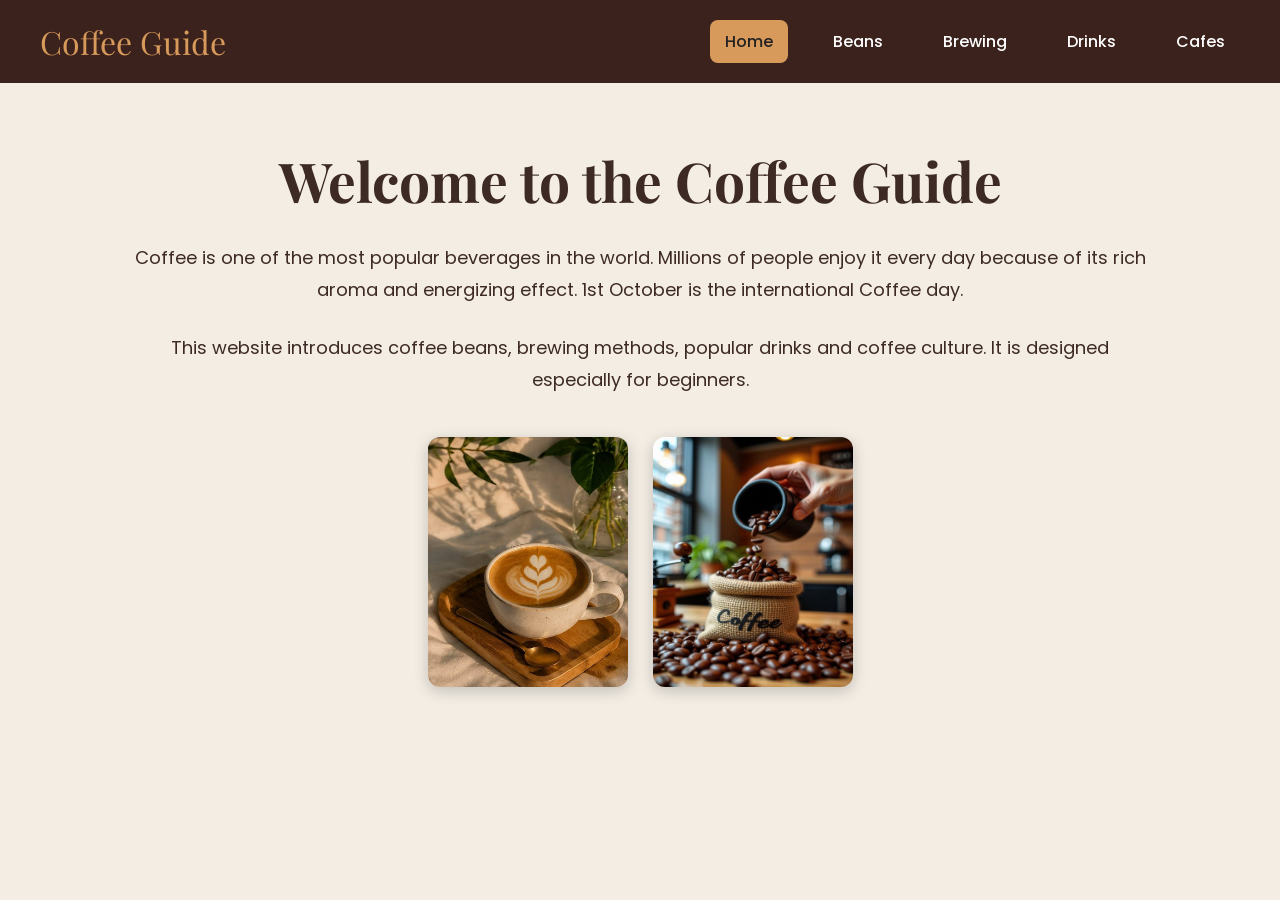
<file: index.html>
<!DOCTYPE html>
<html lang="en">
<head>
    <meta charset="UTF-8">
    <meta name="viewport" content="width=device-width, initial-scale=1.0">
    <title>Coffee world | Home</title>
    <link rel="stylesheet" href="style.css">
</head>
<body>

<!-- Navigation Bar -->
<nav>
    <div class="logo">Coffee Guide</div>

    <ul>
        <li><a class="active" href="index.html">Home</a></li>
        <li><a href="beans.html">Beans</a></li>
        <li><a href="brewing.html">Brewing</a></li>
        <li><a href="drinks.html">Drinks</a></li>
        <li><a href="cafes.html">Cafes</a></li>
    </ul>
</nav>

<div class="container">

    <h1>Welcome to the Coffee Guide</h1>

    <p>
        Coffee is one of the most popular beverages in the world. Millions of people enjoy it every day because of its rich aroma and energizing effect. 1st October is the international Coffee day.
    </p>

    <p>
        This website introduces coffee beans, brewing methods, popular drinks and coffee culture. It is designed especially for beginners.
    </p>

    <div class="image-row">
        <img src="images/coffee cup.jpg" alt="Coffee Cup">
        <img src="images/coffee beans.jpg" alt="Coffee Beans">
    </div>

</div>

</body>
</html>
</file>
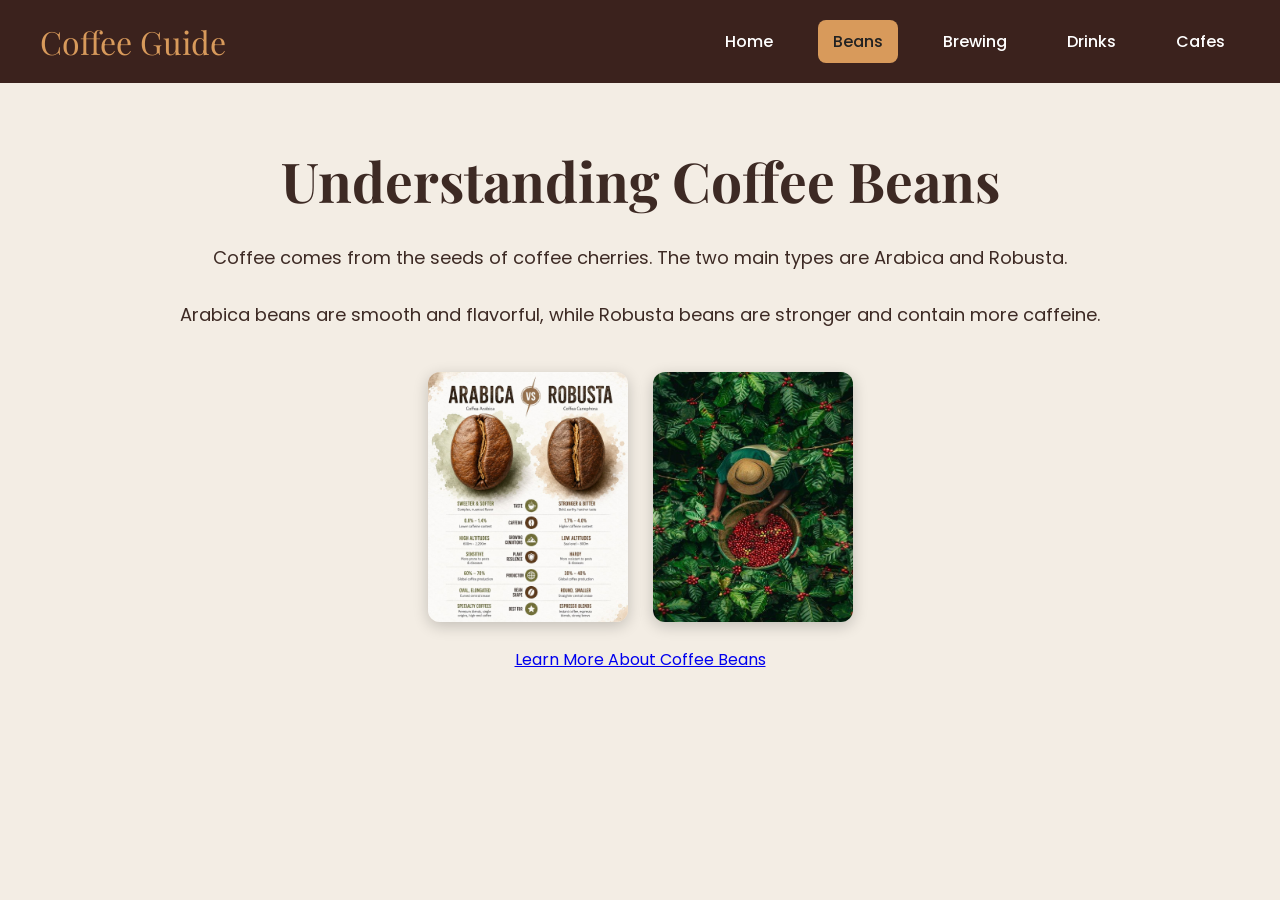
<file: beans.html>
<!DOCTYPE html>
<html lang="en">
<head>
    <meta charset="UTF-8">
    <meta name="viewport" content="width=device-width, initial-scale=1.0">
    <title>Coffee Guide | Beans</title>
    <link rel="stylesheet" href="style.css">
</head>
<body>

<nav>
    <div class="logo">Coffee Guide</div>

    <ul>
        <li><a href="index.html">Home</a></li>
        <li><a class="active" href="beans.html">Beans</a></li>
        <li><a href="brewing.html">Brewing</a></li>
        <li><a href="drinks.html">Drinks</a></li>
        <li><a href="cafes.html">Cafes</a></li>
    </ul>
</nav>

<div class="container">

    <h1>Understanding Coffee Beans</h1>

    <p>
        Coffee comes from the seeds of coffee cherries. The two main types are Arabica and Robusta.
    </p>

    <p>
        Arabica beans are smooth and flavorful, while Robusta beans are stronger and contain more caffeine.
    </p>

    <div class="image-row">
        <img src="images/arabica beans.jpg" alt="Coffee Beans">
        <img src="images/coffee farm.jpg" alt="Coffee Farm">
    </div>

    <br>

    <a href="https://en.wikipedia.org/wiki/Coffee_bean" target="_blank">
        Learn More About Coffee Beans
    </a>

</div>

</body>
</html>
</file>
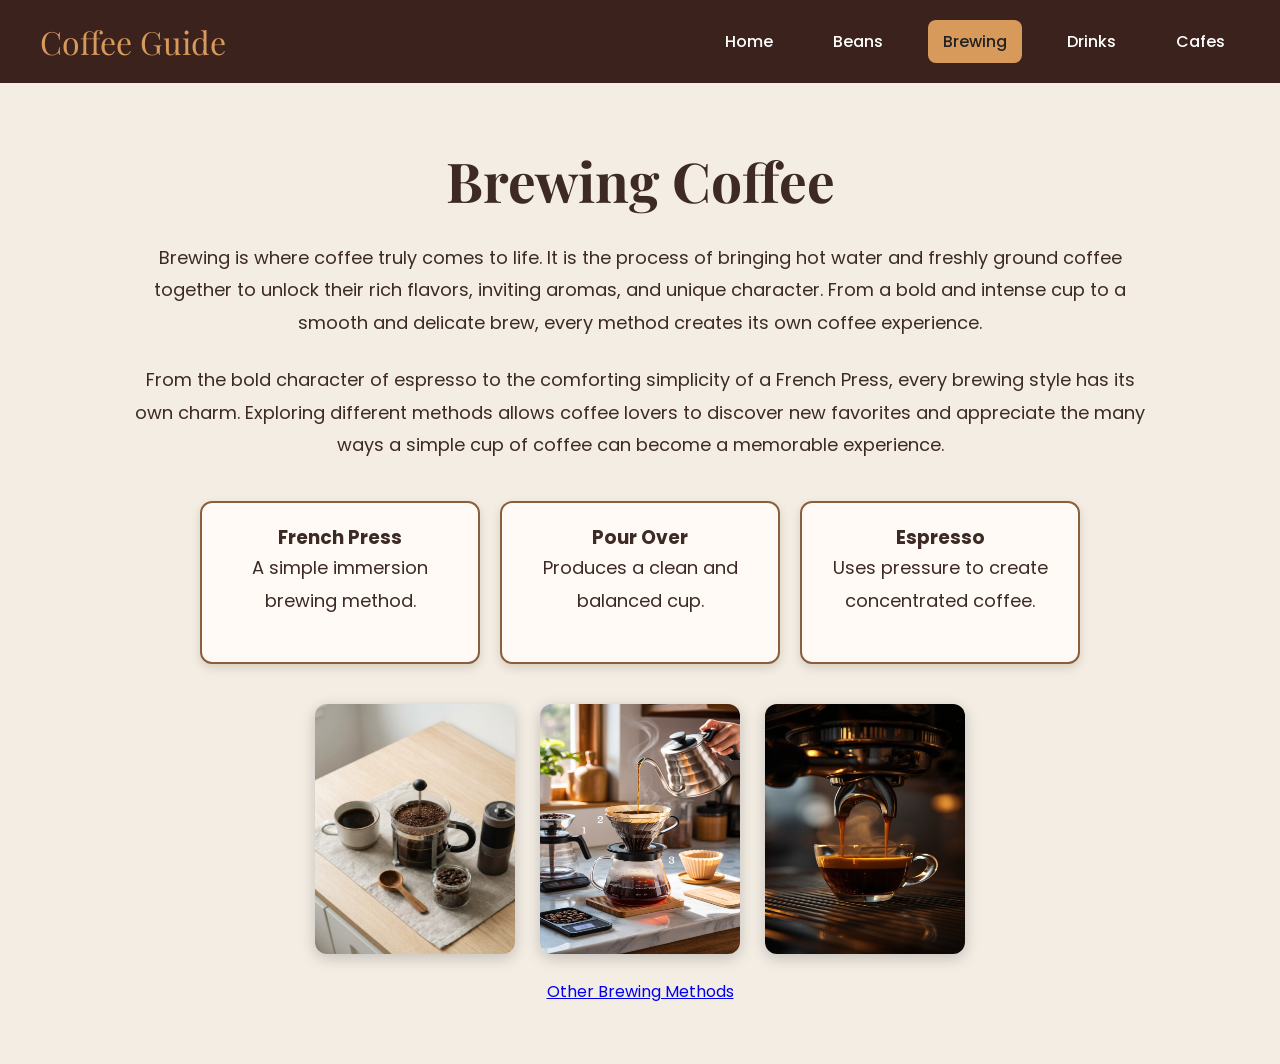
<file: brewing.html>
<!DOCTYPE html>
<html lang="en">
<head>
    <meta charset="UTF-8">
    <meta name="viewport" content="width=device-width, initial-scale=1.0">
    <title>Coffee Guide | Brewing</title>
    <link rel="stylesheet" href="style.css">
</head>
<body>

<nav>
    <div class="logo">Coffee Guide</div>

    <ul>
        <li><a href="index.html">Home</a></li>
        <li><a href="beans.html">Beans</a></li>
        <li><a class="active" href="brewing.html">Brewing</a></li>
        <li><a href="drinks.html">Drinks</a></li>
        <li><a href="cafes.html">Cafes</a></li>
    </ul>
</nav>

<div class="container">

    <h1>Brewing Coffee</h1>

    <p>
        Brewing is where coffee truly comes to life. It is the process of bringing hot water and freshly ground coffee together to unlock their rich flavors, inviting aromas, and unique character. From a bold and intense cup to a smooth and delicate brew, every method creates its own coffee experience.

    </p>

    <p>
        From the bold character of espresso to the comforting simplicity of a French Press, every brewing style has its own charm. Exploring different methods allows coffee lovers to discover new favorites and appreciate the many ways a simple cup of coffee can become a memorable experience.

    </p>

    <!-- FLEXBOX SECTION -->
    <div class="flex-cards">

        <div class="card">
            <h3>French Press</h3>
            <p>A simple immersion brewing method.</p>
        </div>

        <div class="card">
            <h3>Pour Over</h3>
            <p>Produces a clean and balanced cup.</p>
        </div>

        <div class="card">
            <h3>Espresso</h3>
            <p>Uses pressure to create concentrated coffee.</p>
        </div>

    </div>

    <div class="image-row">
        <img src="images/french press.jpg" alt="French Press">
        <img src="images/pour over.jpg" alt="Pour Over">
        <img src="images/espresso.jpg" alt="Espresso">
    </div>
    <br>

    <a href="https://coffeenest.in/different-coffee-brewing-methods/" target="_blank">
        Other Brewing Methods
    </a>

</div>

</body>
</html>
</file>
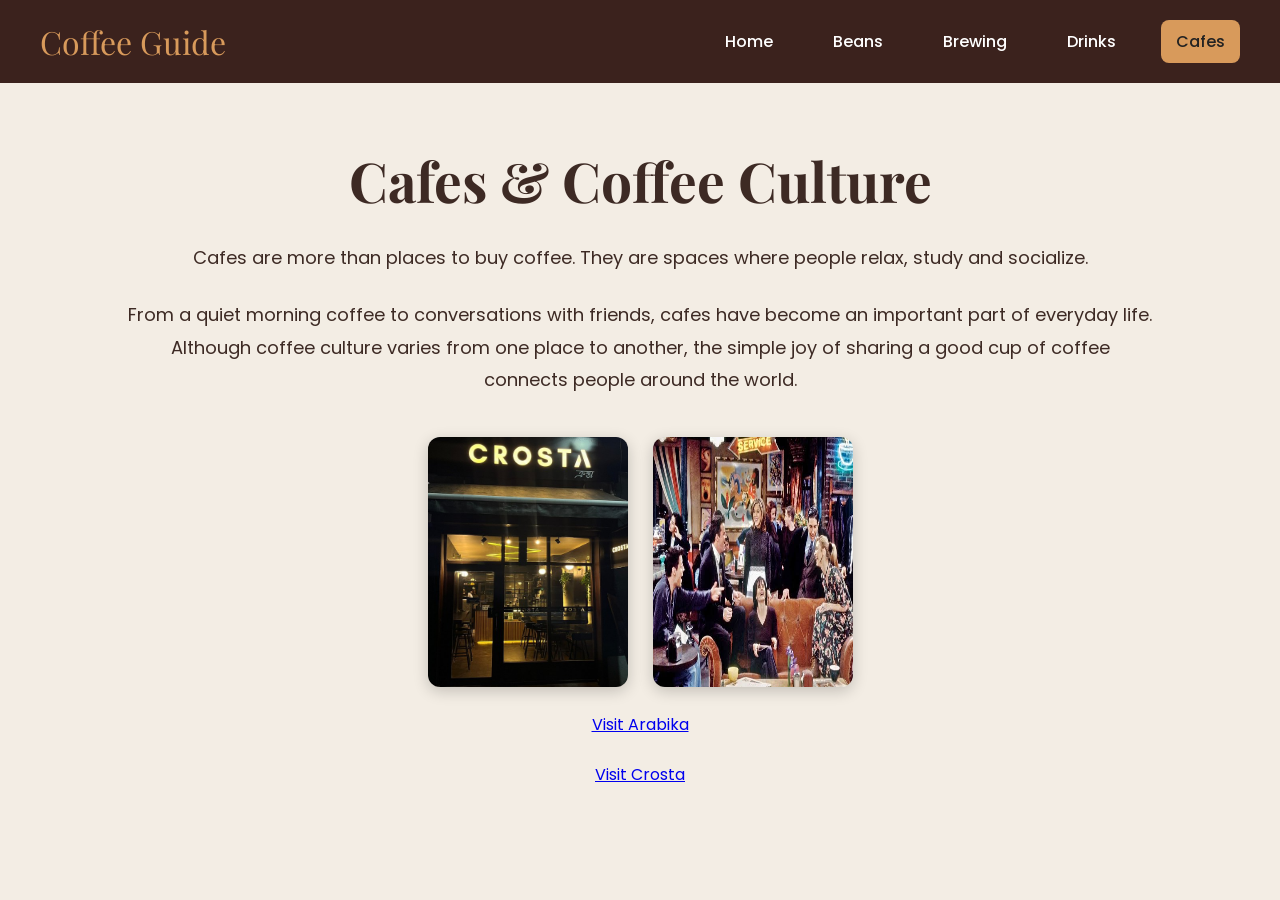
<file: cafes.html>
<!DOCTYPE html>
<html lang="en">
<head>
    <meta charset="UTF-8">
    <meta name="viewport" content="width=device-width, initial-scale=1.0">
    <title>Coffee Guide | Cafes</title>
    <link rel="stylesheet" href="style.css">
</head>
<body>

<nav>
    <div class="logo">Coffee Guide</div>

    <ul>
        <li><a href="index.html">Home</a></li>
        <li><a href="beans.html">Beans</a></li>
        <li><a href="brewing.html">Brewing</a></li>
        <li><a href="drinks.html">Drinks</a></li>
        <li><a class="active" href="cafes.html">Cafes</a></li>
    </ul>
</nav>

<div class="container">

    <h1>Cafes & Coffee Culture</h1>

    <p>
        Cafes are more than places to buy coffee. They are spaces where people relax, study and socialize.
    </p>

    <p>
        From a quiet morning coffee to conversations with friends, cafes have become an important part of everyday life. Although coffee culture varies from one place to another, the simple joy of sharing a good cup of coffee connects people around the world.
    </p>

    <div class="image-row">
        <img src="images/crosta.jpg" alt="Cafe Interior">
        <img src="images/coffee shop.jfif" alt="Coffee Shop">
    </div>

    <br>

    <a href="https://www.arabika.com.bd/" target="_blank">
        Visit Arabika
    </a>

    <br><br>

    <a href="https://www.crosta.cafe/" target="_blank">
        Visit Crosta
    </a>

</div>

</body>
</html>
</file>
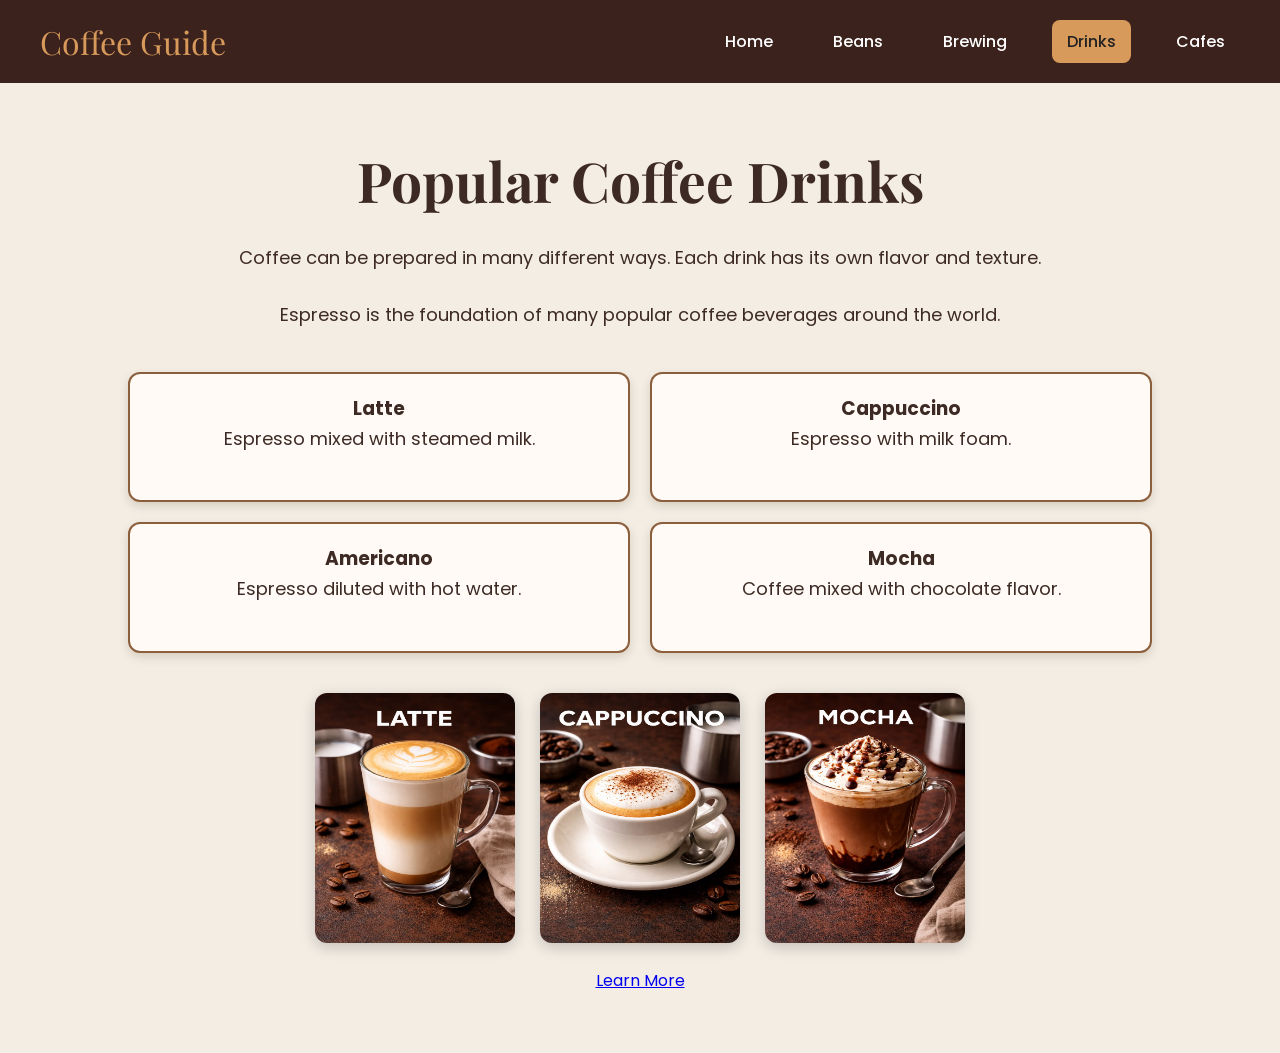
<file: drinks.html>
<!DOCTYPE html>
<html lang="en">
<head>
    <meta charset="UTF-8">
    <meta name="viewport" content="width=device-width, initial-scale=1.0">
    <title>Coffee Guide | Drinks</title>
    <link rel="stylesheet" href="style.css">
</head>
<body>

<nav>
    <div class="logo">Coffee Guide</div>

    <ul>
        <li><a href="index.html">Home</a></li>
        <li><a href="beans.html">Beans</a></li>
        <li><a href="brewing.html">Brewing</a></li>
        <li><a class="active" href="drinks.html">Drinks</a></li>
        <li><a href="cafes.html">Cafes</a></li>
    </ul>
</nav>

<div class="container">

    <h1>Popular Coffee Drinks</h1>

    <p>
        Coffee can be prepared in many different ways. Each drink has its own flavor and texture.
    </p>

    <p>
        Espresso is the foundation of many popular coffee beverages around the world.
    </p>

    <!-- GRID SECTION -->
    <div class="grid-cards">

        <div class="grid-card">
            <h3>Latte</h3>
            <p>Espresso mixed with steamed milk.</p>
        </div>

        <div class="grid-card">
            <h3>Cappuccino</h3>
            <p>Espresso with milk foam.</p>
        </div>

        <div class="grid-card">
            <h3>Americano</h3>
            <p>Espresso diluted with hot water.</p>
        </div>

        <div class="grid-card">
            <h3>Mocha</h3>
            <p>Coffee mixed with chocolate flavor.</p>
        </div>

    </div>

    <div class="image-row">
        <img src="images/latte.jpg" alt="Latte">
        <img src="images/cappachino.jpg" alt="Cappuccino">
        <img src="images/moccha.jpg" alt="Mocha">
    </div>
    <br>

    <a href="https://www.folgerscoffee.com/coffee/articles/types-of-coffee" target="_blank">
        Learn More
    </a>

</div>

</body>
</html>
</file>
<file: style.css>
/* Google Fonts */
@import url('https://fonts.googleapis.com/css2?family=Playfair+Display:wght@600&family=Poppins:wght@300;400;500&display=swap');

/* Reset */
*{
    margin:0;
    padding:0;
    box-sizing:border-box;
}

body{
    background:#f3ede4;
    font-family:'Poppins', sans-serif;
    color:#3d2a24;
}

/* Navbar */
nav{
    background:#3b221d;
    padding:20px 40px;
    display:flex;
    justify-content:space-between;
    align-items:center;
}

.logo{
    font-family:'Playfair Display', serif;
    font-size:32px;
    color:#d89a5b;
}

nav ul{
    list-style:none;
    display:flex;
    gap:30px;
}

nav a{
    text-decoration:none;
    color:white;
    font-weight:500;
    padding:10px 15px;
    border-radius:8px;
    transition:0.3s;
}

nav a:hover,
.active{
    background:#d89a5b;
    color:#222;
}

/* Main Content */
.container{
    width:80%;
    margin:auto;
    padding:60px 0;
    text-align:center;
}

h1{
    font-family:'Playfair Display', serif;
    font-size:55px;
    margin-bottom:25px;
}

p{
    line-height:1.8;
    font-size:18px;
    margin-bottom:25px;
    text-align: center;
    
}

/* Image Section */
.image-row{
    display:flex;
    justify-content:center;
    gap:25px;
    flex-wrap:wrap;
    margin-top:40px;
}

.image-row img{
    width:200px;
    height:250px;
    object-fit:fill;
    border-radius:12px;
    box-shadow:0 4px 15px rgba(0,0,0,0.2);
}

/* Flex Page */
.flex-cards{
   display: flex;
    justify-content: center;
    gap: 20px;
    flex-wrap: wrap;
    margin-top: 40px;
}

.card{
     width: 280px;
    background: #fffaf5;
    padding: 20px;
    border-radius: 12px;
    border: 2px solid #8b5e3c;
    box-shadow: 0 4px 10px rgba(101, 67, 33, 0.18);
    transition: 0.3s;
}
.card:hover {
    transform: translateY(-5px);
    box-shadow: 0 8px 18px rgba(101, 67, 33, 0.28);
}

/* Grid Page */
.grid-cards{
    display: grid;
    grid-template-columns: repeat(2, 1fr);
    gap: 20px;
    margin-top: 40px;
}

.grid-card{
    background: #fffaf5;
    padding: 20px;
    border-radius: 12px;
    border: 2px solid #8b5e3c;
    box-shadow: 0 4px 10px rgba(101, 67, 33, 0.18);
    transition: 0.3s;

}
.grid-card:hover {
    transform: translateY(-5px);
    box-shadow: 0 8px 18px rgba(101, 67, 33, 0.28);
}
</file>
